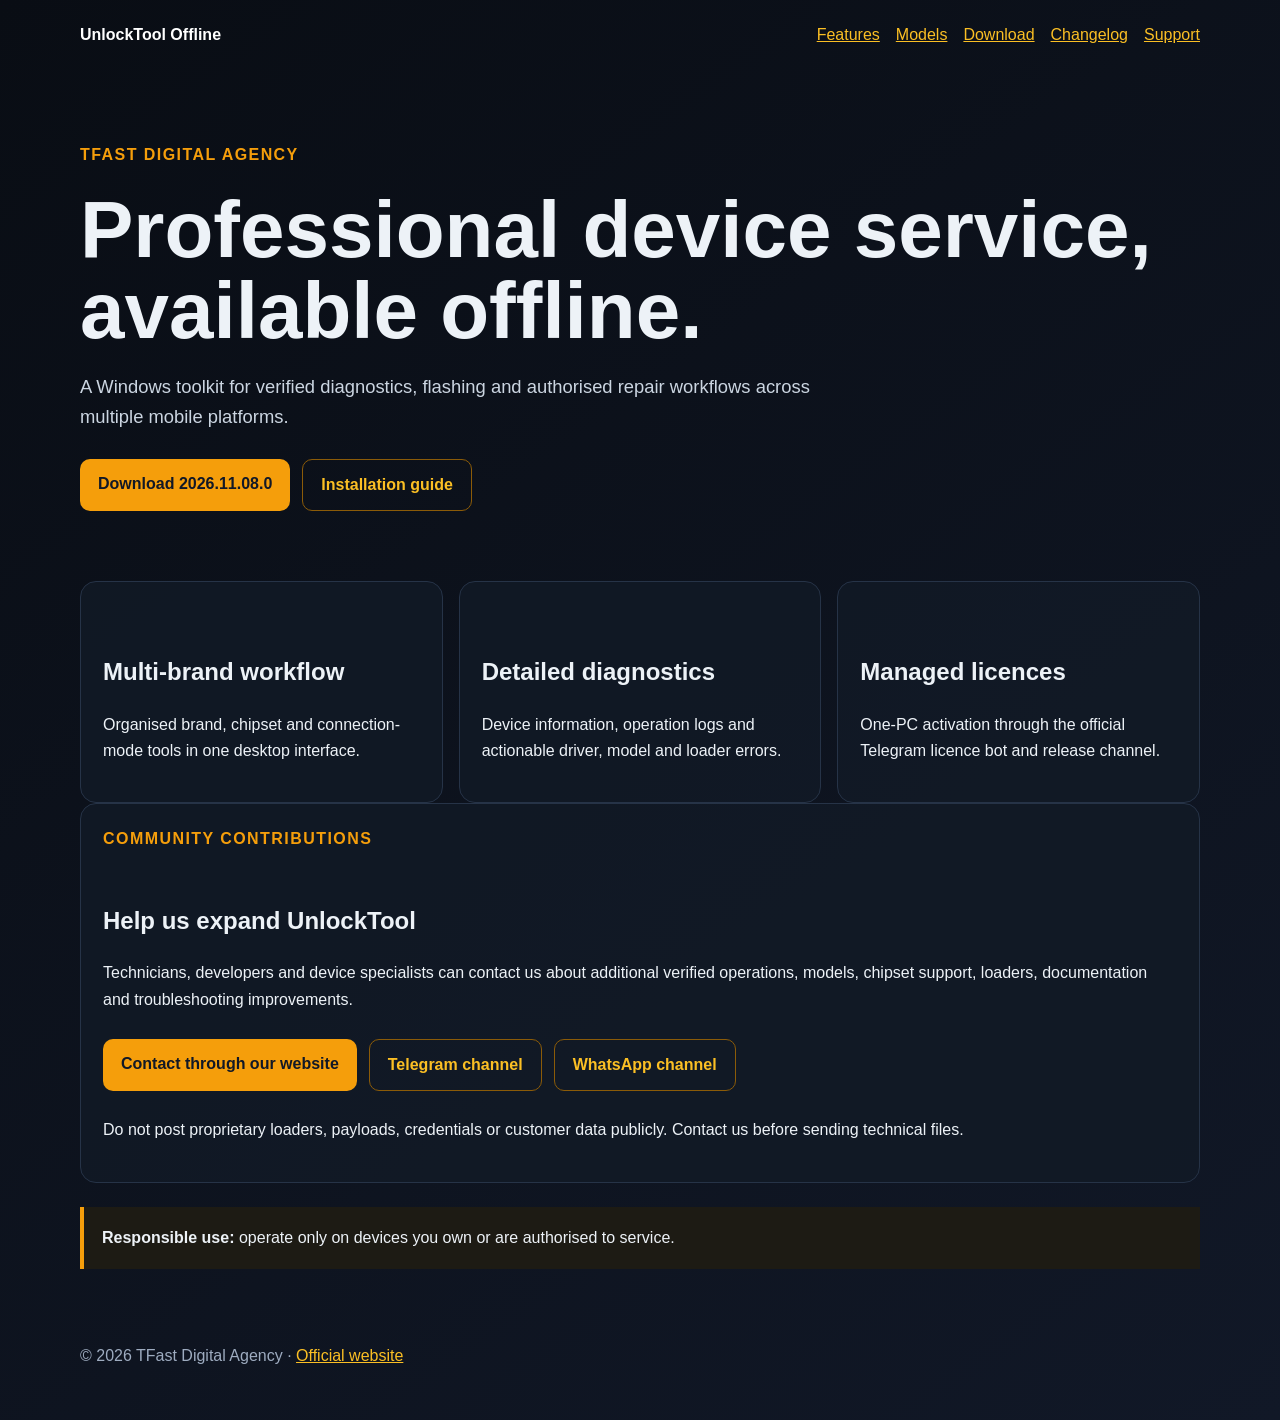
<file: site/index.html>
<!doctype html>
<html lang="en">
<head>
  <meta charset="utf-8">
  <meta name="viewport" content="width=device-width,initial-scale=1">
  <title>UnlockTool Offline — Professional Mobile Service Software</title>
  <meta name="description" content="Official UnlockTool Offline downloads, features, installation instructions and verified release notes from TFast Digital Agency.">
  <link rel="canonical" href="https://tfastdigital.github.io/unlocktool-offline/">
  <meta property="og:title" content="UnlockTool Offline">
  <meta property="og:description" content="Professional Windows software for authorised mobile-device diagnostics and repair workflows.">
  <meta property="og:type" content="website">
  <meta property="og:url" content="https://tfastdigital.github.io/unlocktool-offline/">
  <link rel="stylesheet" href="assets/site.css">
  <script type="application/ld+json">{"@context":"https://schema.org","@type":"SoftwareApplication","name":"UnlockTool Offline","operatingSystem":"Windows 10, Windows 11","applicationCategory":"UtilitiesApplication","publisher":{"@type":"Organization","name":"TFast Digital Agency","url":"https://tfastdigital.com/"}}</script>
</head>
<body>
  <header><a class="brand" href="./">UnlockTool Offline</a><nav><a href="features/">Features</a><a href="models/">Models</a><a href="download/">Download</a><a href="changelog/">Changelog</a><a href="support/">Support</a></nav></header>
  <main>
    <section class="hero"><span class="eyebrow">TFast Digital Agency</span><h1>Professional device service, available offline.</h1><p class="lead">A Windows toolkit for verified diagnostics, flashing and authorised repair workflows across multiple mobile platforms.</p><div class="buttons"><a class="button" href="download/">Download 2026.11.08.0</a><a class="button secondary" href="install/">Installation guide</a></div></section>
    <section class="grid"><article class="card"><h2>Multi-brand workflow</h2><p>Organised brand, chipset and connection-mode tools in one desktop interface.</p></article><article class="card"><h2>Detailed diagnostics</h2><p>Device information, operation logs and actionable driver, model and loader errors.</p></article><article class="card"><h2>Managed licences</h2><p>One-PC activation through the official Telegram licence bot and release channel.</p></article></section>
    <section class="card"><span class="eyebrow">Community contributions</span><h2>Help us expand UnlockTool</h2><p>Technicians, developers and device specialists can contact us about additional verified operations, models, chipset support, loaders, documentation and troubleshooting improvements.</p><div class="buttons"><a class="button" href="https://tfastunlocker.com/">Contact through our website</a><a class="button secondary" href="https://t.me/tfasthub">Telegram channel</a><a class="button secondary" href="https://www.whatsapp.com/channel/0029VaAYznPK5cDIXJa9nW1a">WhatsApp channel</a></div><p>Do not post proprietary loaders, payloads, credentials or customer data publicly. Contact us before sending technical files.</p></section>
    <div class="notice"><strong>Responsible use:</strong> operate only on devices you own or are authorised to service.</div>
  </main>
  <footer>© <span data-year></span> TFast Digital Agency · <a href="https://tfastunlocker.com/">Official website</a></footer>
  <script src="assets/site.js"></script>
</body>
</html>
</file>
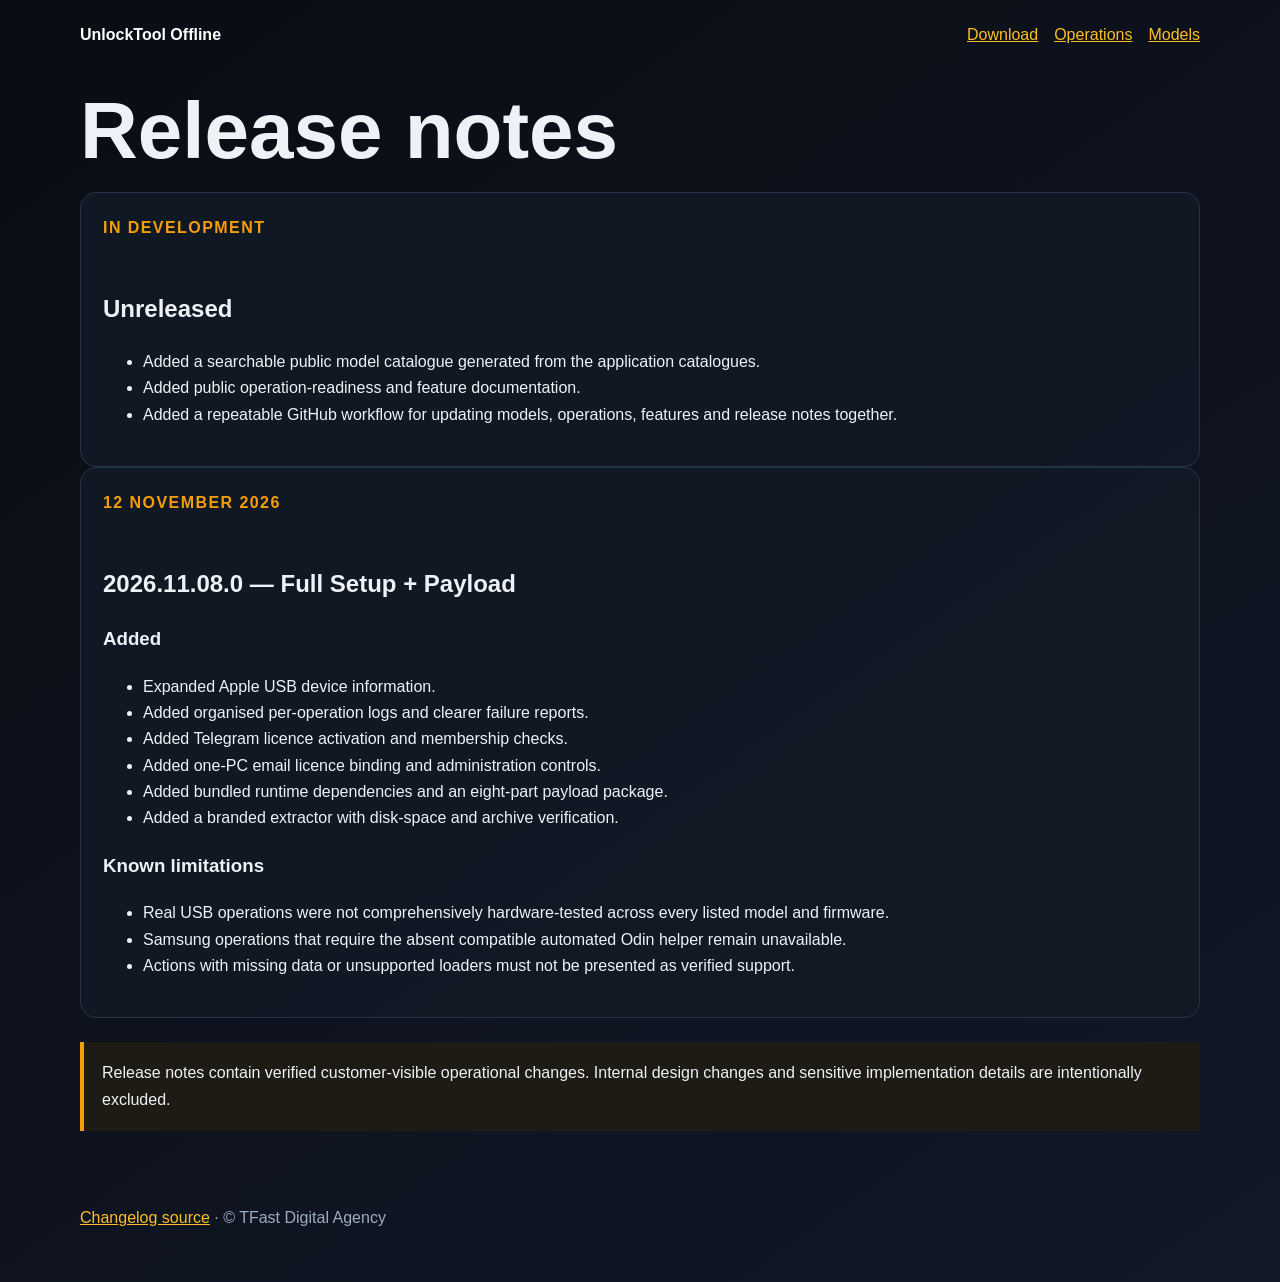
<file: site/changelog/index.html>
<!doctype html>
<html lang="en">
<head>
  <meta charset="utf-8">
  <meta name="viewport" content="width=device-width,initial-scale=1">
  <title>UnlockTool Offline Release Notes and Changelog</title>
  <meta name="description" content="Verified customer-facing operations, models, reliability fixes and known limitations in UnlockTool Offline releases.">
  <link rel="canonical" href="https://tfastdigital.github.io/unlocktool-offline/changelog/">
  <meta property="og:title" content="UnlockTool Offline changelog">
  <link rel="stylesheet" href="../assets/site.css">
</head>
<body>
  <header><a class="brand" href="../">UnlockTool Offline</a><nav><a href="../download/">Download</a><a href="../features/">Operations</a><a href="../models/">Models</a></nav></header>
  <main>
    <h1>Release notes</h1>
    <article class="card"><span class="eyebrow">In development</span><h2>Unreleased</h2><ul><li>Added a searchable public model catalogue generated from the application catalogues.</li><li>Added public operation-readiness and feature documentation.</li><li>Added a repeatable GitHub workflow for updating models, operations, features and release notes together.</li></ul></article>
    <article class="card"><span class="eyebrow">12 November 2026</span><h2>2026.11.08.0 — Full Setup + Payload</h2><h3>Added</h3><ul><li>Expanded Apple USB device information.</li><li>Added organised per-operation logs and clearer failure reports.</li><li>Added Telegram licence activation and membership checks.</li><li>Added one-PC email licence binding and administration controls.</li><li>Added bundled runtime dependencies and an eight-part payload package.</li><li>Added a branded extractor with disk-space and archive verification.</li></ul><h3>Known limitations</h3><ul><li>Real USB operations were not comprehensively hardware-tested across every listed model and firmware.</li><li>Samsung operations that require the absent compatible automated Odin helper remain unavailable.</li><li>Actions with missing data or unsupported loaders must not be presented as verified support.</li></ul></article>
    <div class="notice">Release notes contain verified customer-visible operational changes. Internal design changes and sensitive implementation details are intentionally excluded.</div>
  </main>
  <footer><a href="https://github.com/tfastdigital/unlocktool-offline/blob/main/CHANGELOG.md">Changelog source</a> · © TFast Digital Agency</footer>
</body>
</html>
</file>
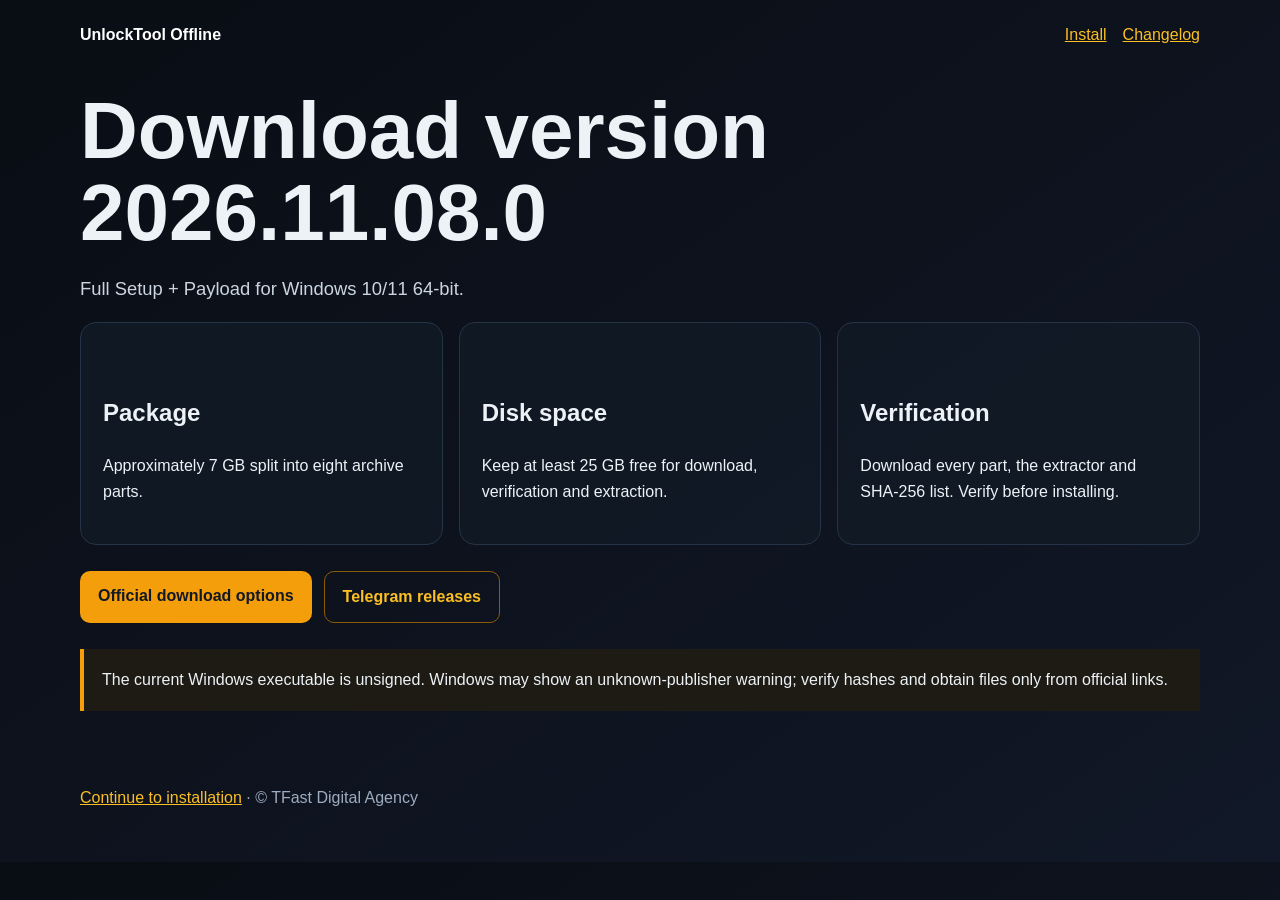
<file: site/download/index.html>
<!doctype html><html lang="en"><head><meta charset="utf-8"><meta name="viewport" content="width=device-width,initial-scale=1"><title>Download UnlockTool Offline 2026.11.08.0</title><meta name="description" content="Download UnlockTool Offline Full Setup and Payload 2026.11.08.0 with checksums and extraction instructions."><link rel="canonical" href="https://tfastdigital.github.io/unlocktool-offline/download/"><meta property="og:title" content="Download UnlockTool Offline"><link rel="stylesheet" href="../assets/site.css"></head><body><header><a class="brand" href="../">UnlockTool Offline</a><nav><a href="../install/">Install</a><a href="../changelog/">Changelog</a></nav></header><main><h1>Download version 2026.11.08.0</h1><p class="lead">Full Setup + Payload for Windows 10/11 64-bit.</p><div class="grid"><article class="card"><h2>Package</h2><p>Approximately 7 GB split into eight archive parts.</p></article><article class="card"><h2>Disk space</h2><p>Keep at least 25 GB free for download, verification and extraction.</p></article><article class="card"><h2>Verification</h2><p>Download every part, the extractor and SHA-256 list. Verify before installing.</p></article></div><div class="buttons"><a class="button" href="https://tfastunlocker.com/unlocktool-offline">Official download options</a><a class="button secondary" href="https://t.me/tfasthub">Telegram releases</a></div><div class="notice">The current Windows executable is unsigned. Windows may show an unknown-publisher warning; verify hashes and obtain files only from official links.</div></main><footer><a href="../install/">Continue to installation</a> · © TFast Digital Agency</footer></body></html>
</file>
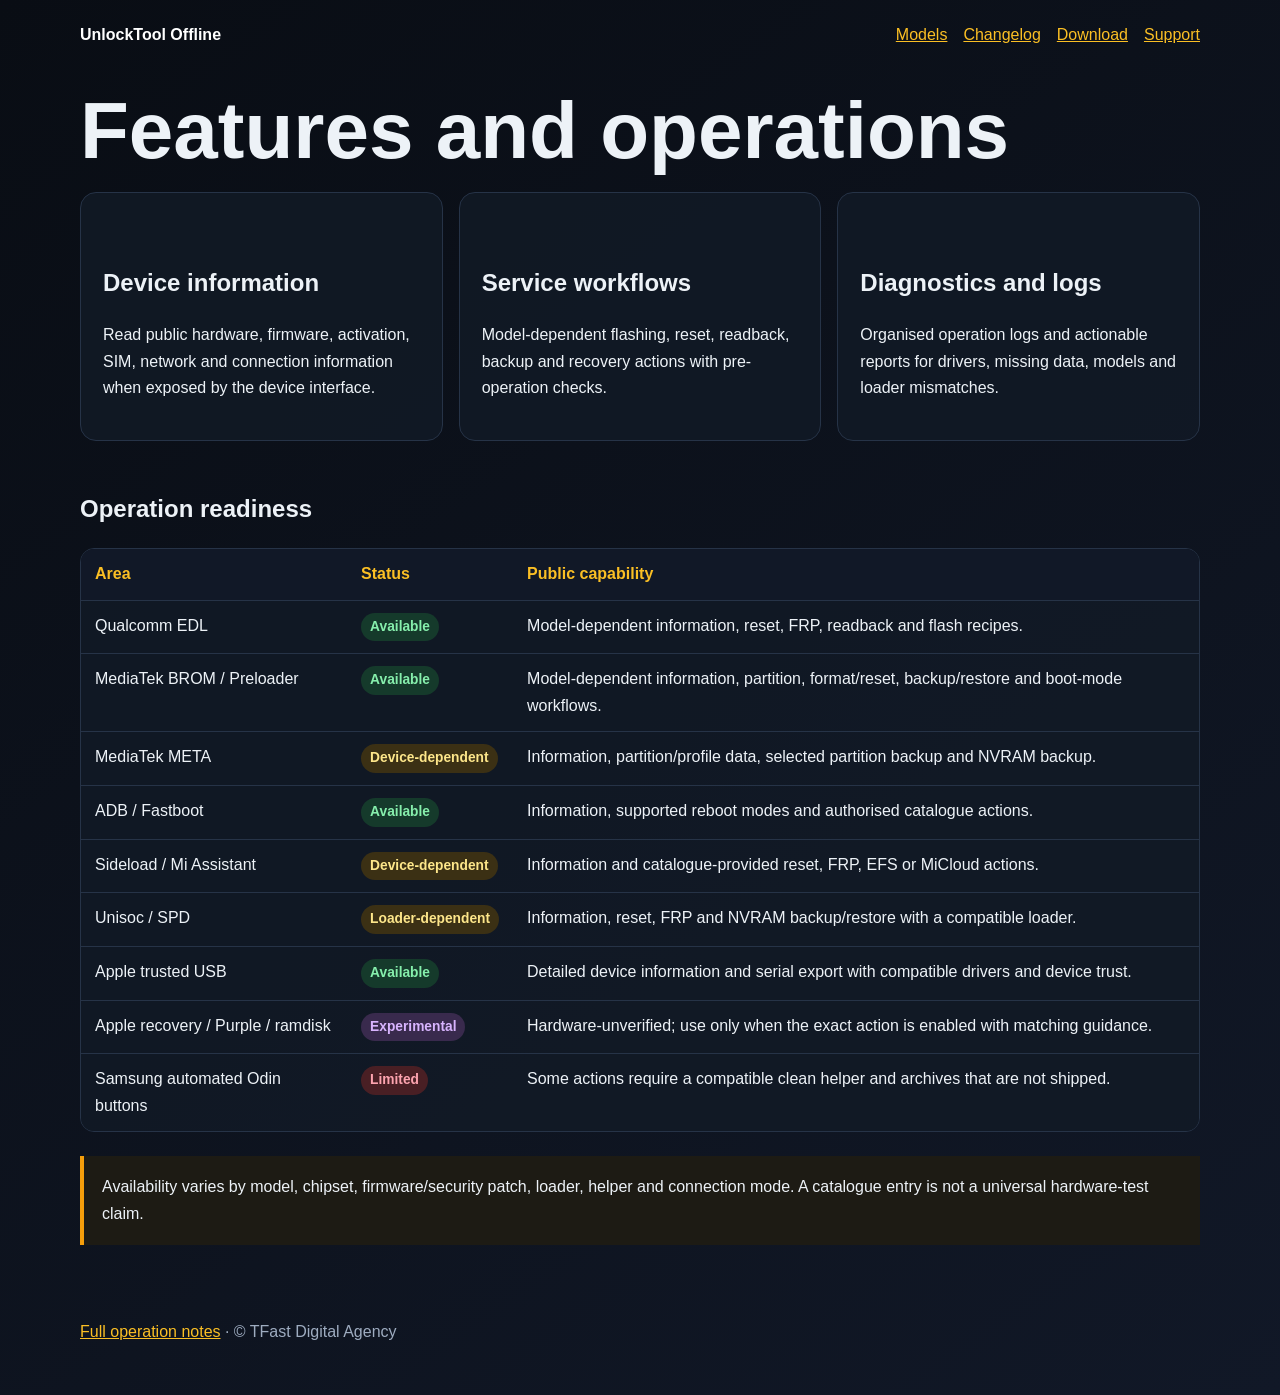
<file: site/features/index.html>
<!doctype html>
<html lang="en">
<head>
  <meta charset="utf-8">
  <meta name="viewport" content="width=device-width,initial-scale=1">
  <title>UnlockTool Offline Features and Supported Operations</title>
  <meta name="description" content="UnlockTool Offline features and transparent readiness status for Qualcomm, MediaTek, ADB, Fastboot, Unisoc, Apple and Samsung workflows.">
  <link rel="canonical" href="https://tfastdigital.github.io/unlocktool-offline/features/">
  <meta property="og:title" content="UnlockTool Offline features and operations">
  <link rel="stylesheet" href="../assets/site.css">
  <link rel="stylesheet" href="../assets/catalog.css">
</head>
<body>
  <header><a class="brand" href="../">UnlockTool Offline</a><nav><a href="../models/">Models</a><a href="../changelog/">Changelog</a><a href="../download/">Download</a><a href="../support/">Support</a></nav></header>
  <main>
    <h1>Features and operations</h1>
    <div class="grid"><article class="card"><h2>Device information</h2><p>Read public hardware, firmware, activation, SIM, network and connection information when exposed by the device interface.</p></article><article class="card"><h2>Service workflows</h2><p>Model-dependent flashing, reset, readback, backup and recovery actions with pre-operation checks.</p></article><article class="card"><h2>Diagnostics and logs</h2><p>Organised operation logs and actionable reports for drivers, missing data, models and loader mismatches.</p></article></div>
    <h2>Operation readiness</h2>
    <div class="table-wrap"><table><thead><tr><th>Area</th><th>Status</th><th>Public capability</th></tr></thead><tbody>
      <tr><td>Qualcomm EDL</td><td><span class="status available">Available</span></td><td>Model-dependent information, reset, FRP, readback and flash recipes.</td></tr>
      <tr><td>MediaTek BROM / Preloader</td><td><span class="status available">Available</span></td><td>Model-dependent information, partition, format/reset, backup/restore and boot-mode workflows.</td></tr>
      <tr><td>MediaTek META</td><td><span class="status conditional">Device-dependent</span></td><td>Information, partition/profile data, selected partition backup and NVRAM backup.</td></tr>
      <tr><td>ADB / Fastboot</td><td><span class="status available">Available</span></td><td>Information, supported reboot modes and authorised catalogue actions.</td></tr>
      <tr><td>Sideload / Mi Assistant</td><td><span class="status conditional">Device-dependent</span></td><td>Information and catalogue-provided reset, FRP, EFS or MiCloud actions.</td></tr>
      <tr><td>Unisoc / SPD</td><td><span class="status conditional">Loader-dependent</span></td><td>Information, reset, FRP and NVRAM backup/restore with a compatible loader.</td></tr>
      <tr><td>Apple trusted USB</td><td><span class="status available">Available</span></td><td>Detailed device information and serial export with compatible drivers and device trust.</td></tr>
      <tr><td>Apple recovery / Purple / ramdisk</td><td><span class="status experimental">Experimental</span></td><td>Hardware-unverified; use only when the exact action is enabled with matching guidance.</td></tr>
      <tr><td>Samsung automated Odin buttons</td><td><span class="status limited">Limited</span></td><td>Some actions require a compatible clean helper and archives that are not shipped.</td></tr>
    </tbody></table></div>
    <div class="notice">Availability varies by model, chipset, firmware/security patch, loader, helper and connection mode. A catalogue entry is not a universal hardware-test claim.</div>
  </main>
  <footer><a href="https://github.com/tfastdigital/unlocktool-offline/blob/main/docs/SUPPORTED-OPERATIONS.md">Full operation notes</a> · © TFast Digital Agency</footer>
</body>
</html>
</file>
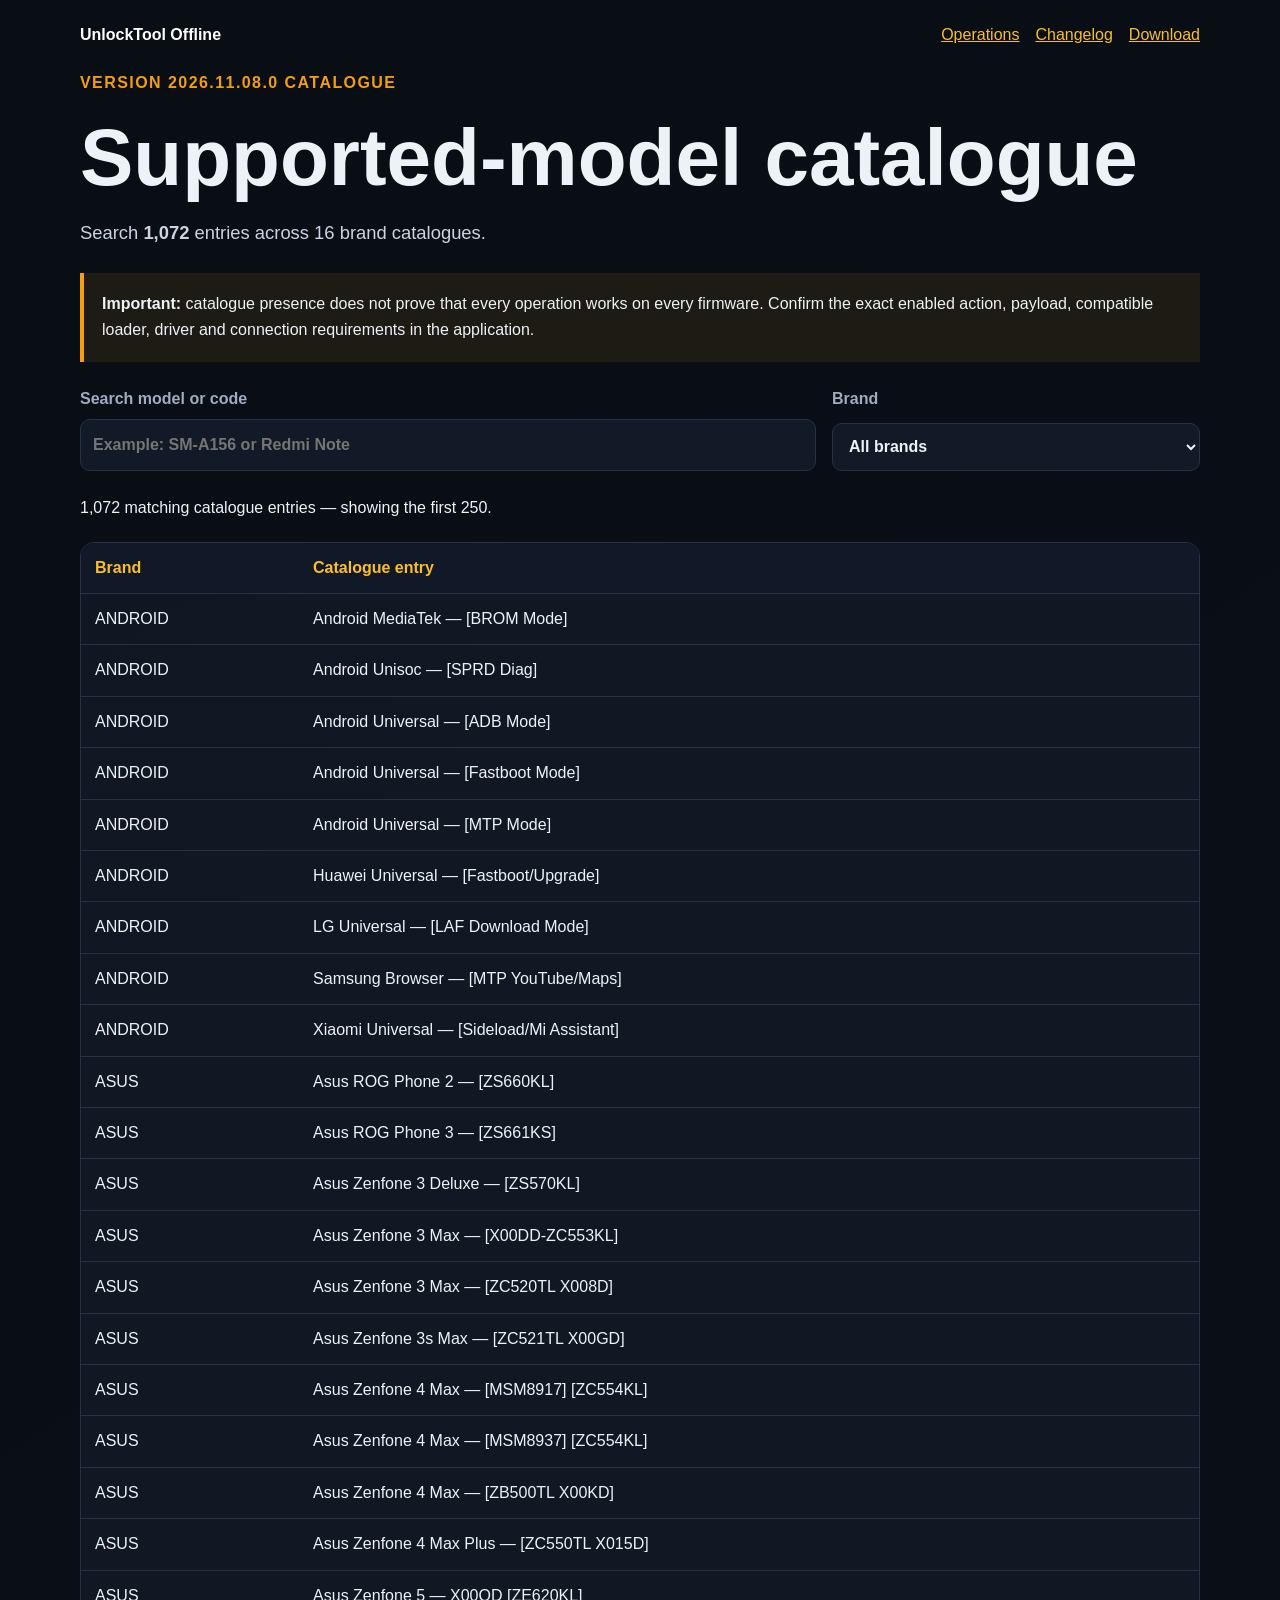
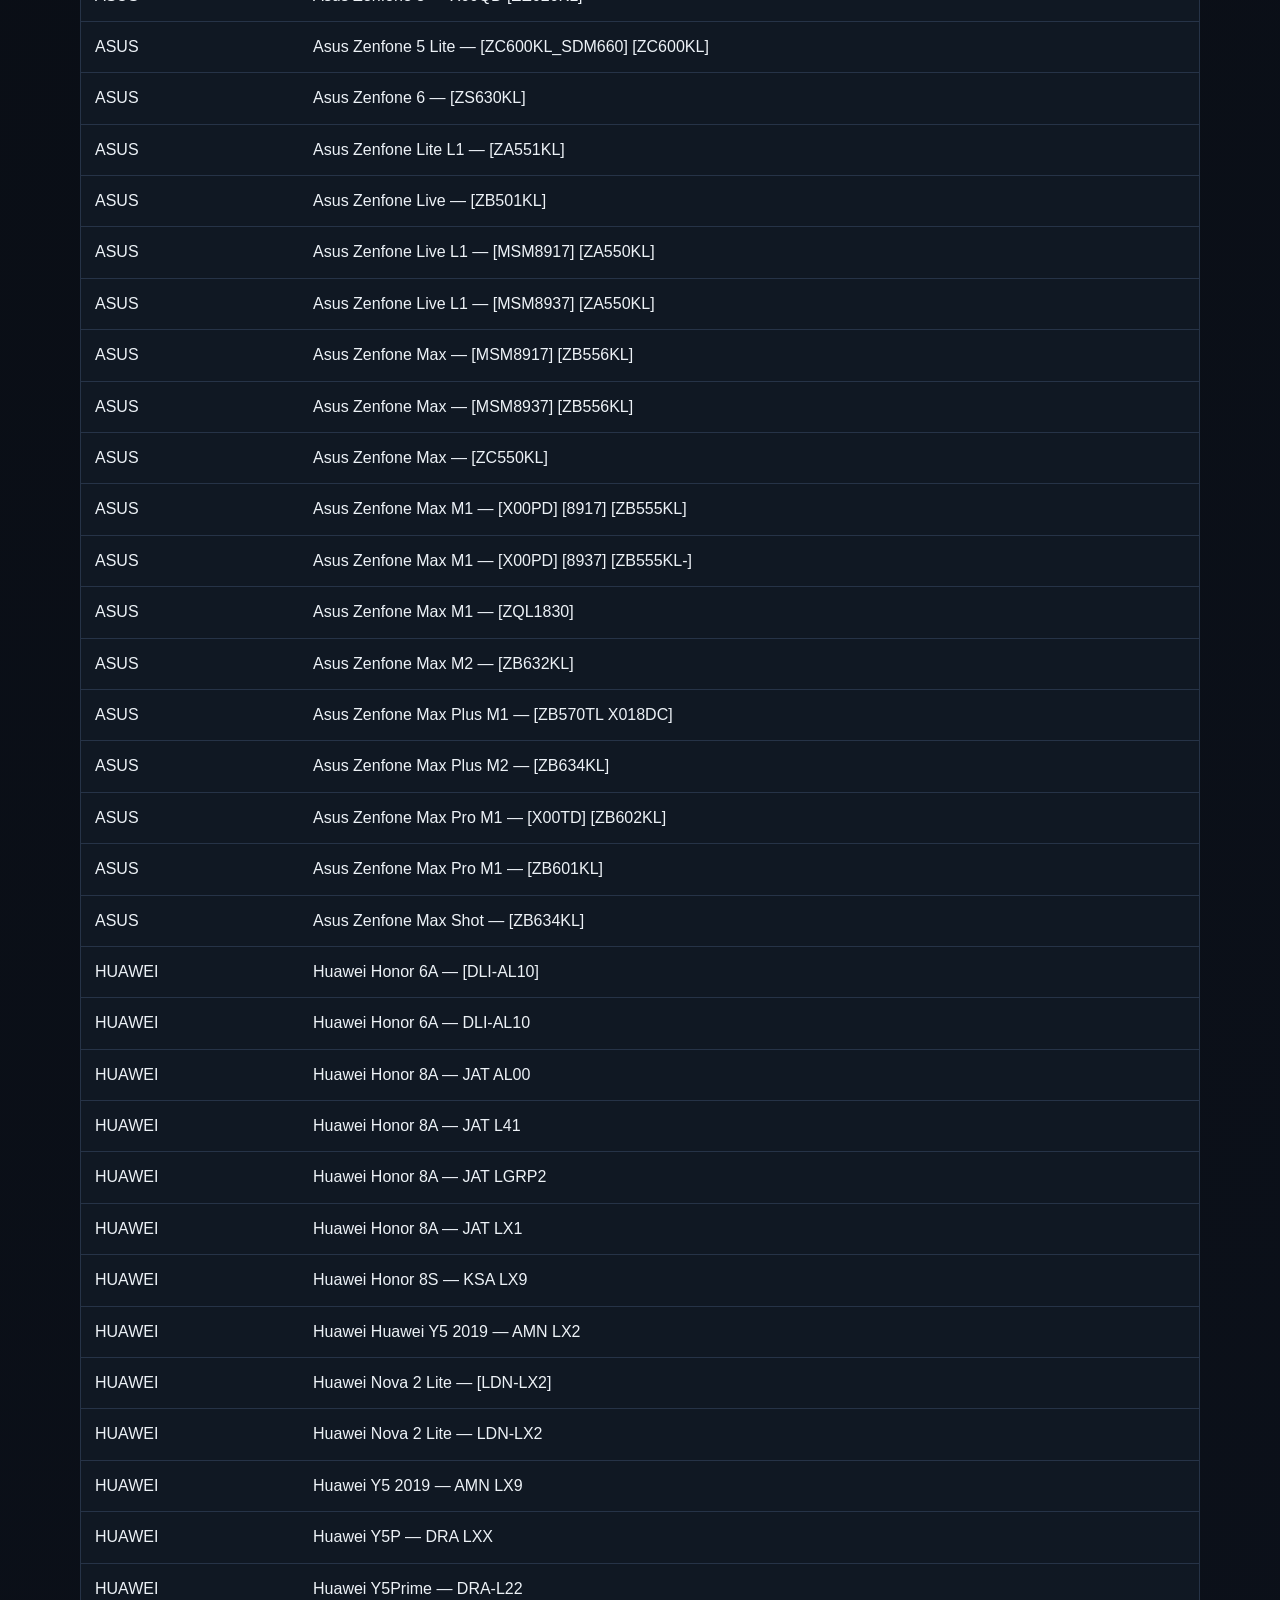
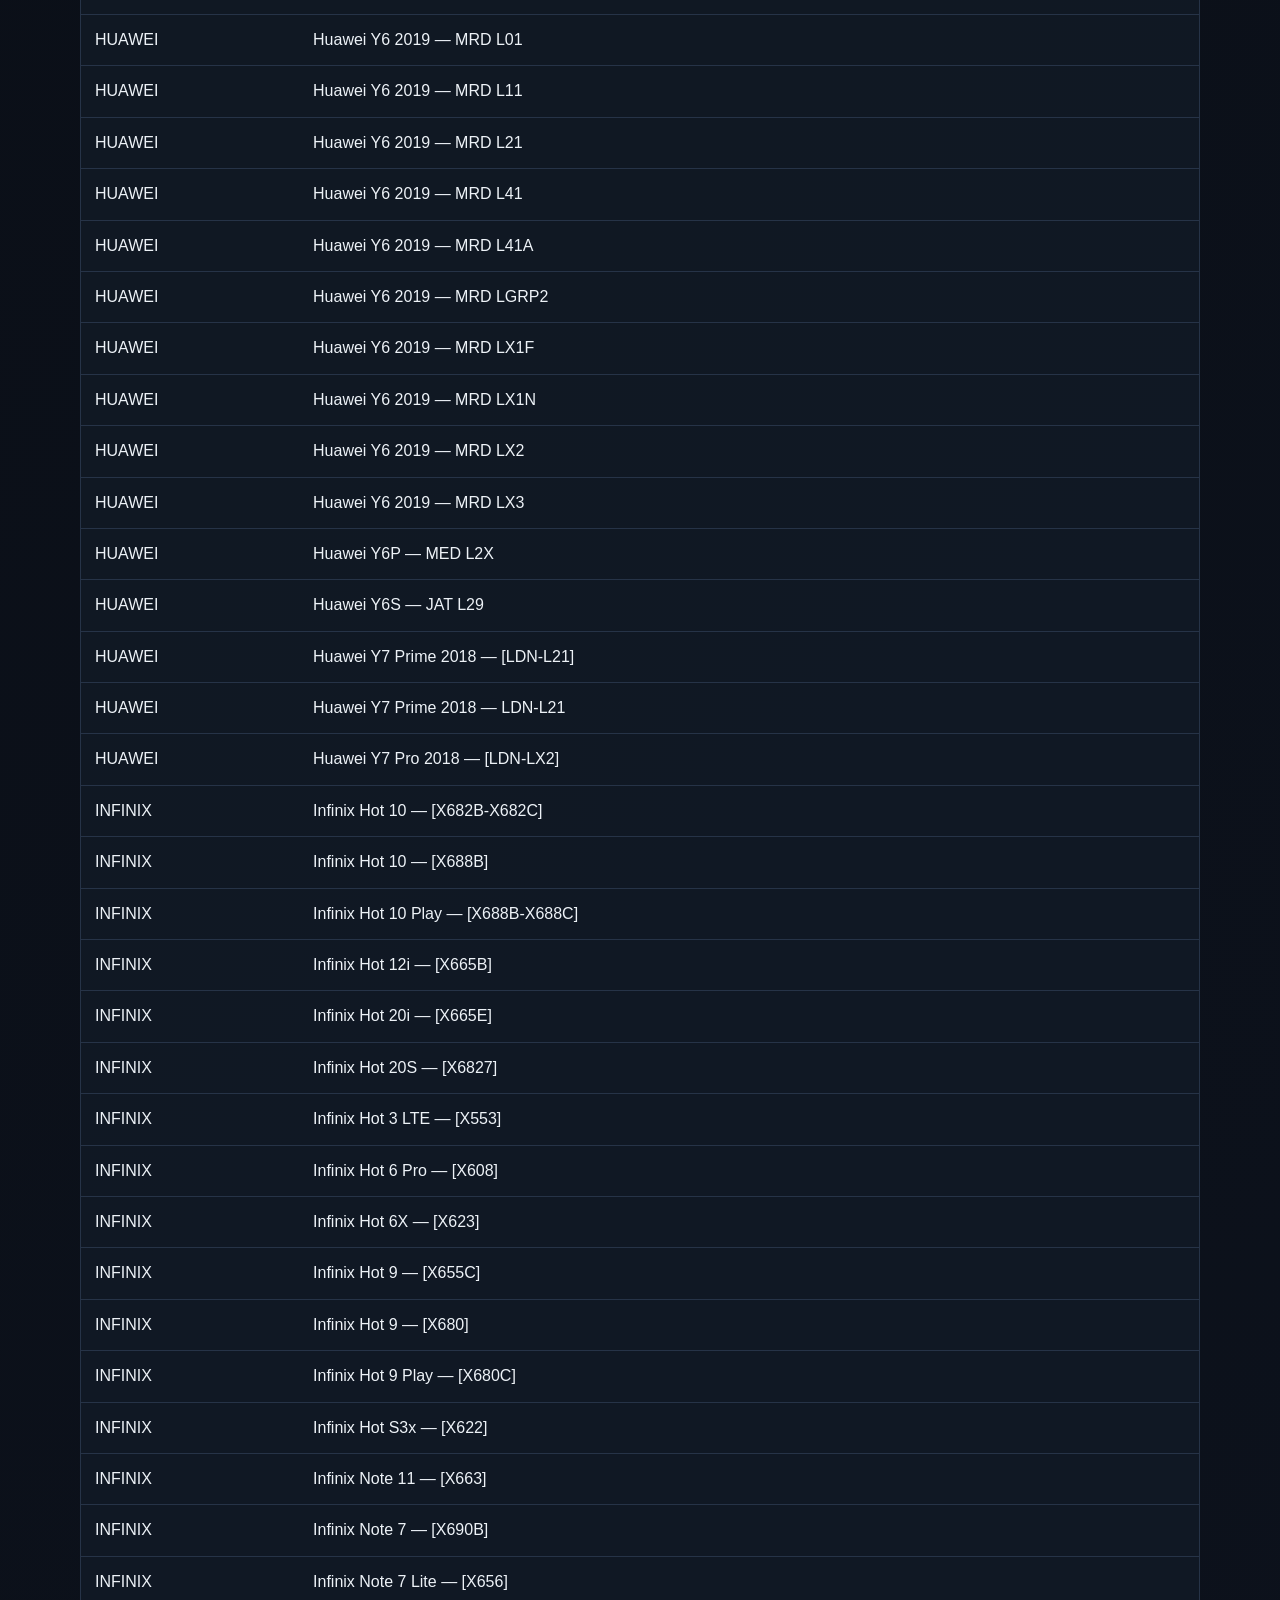
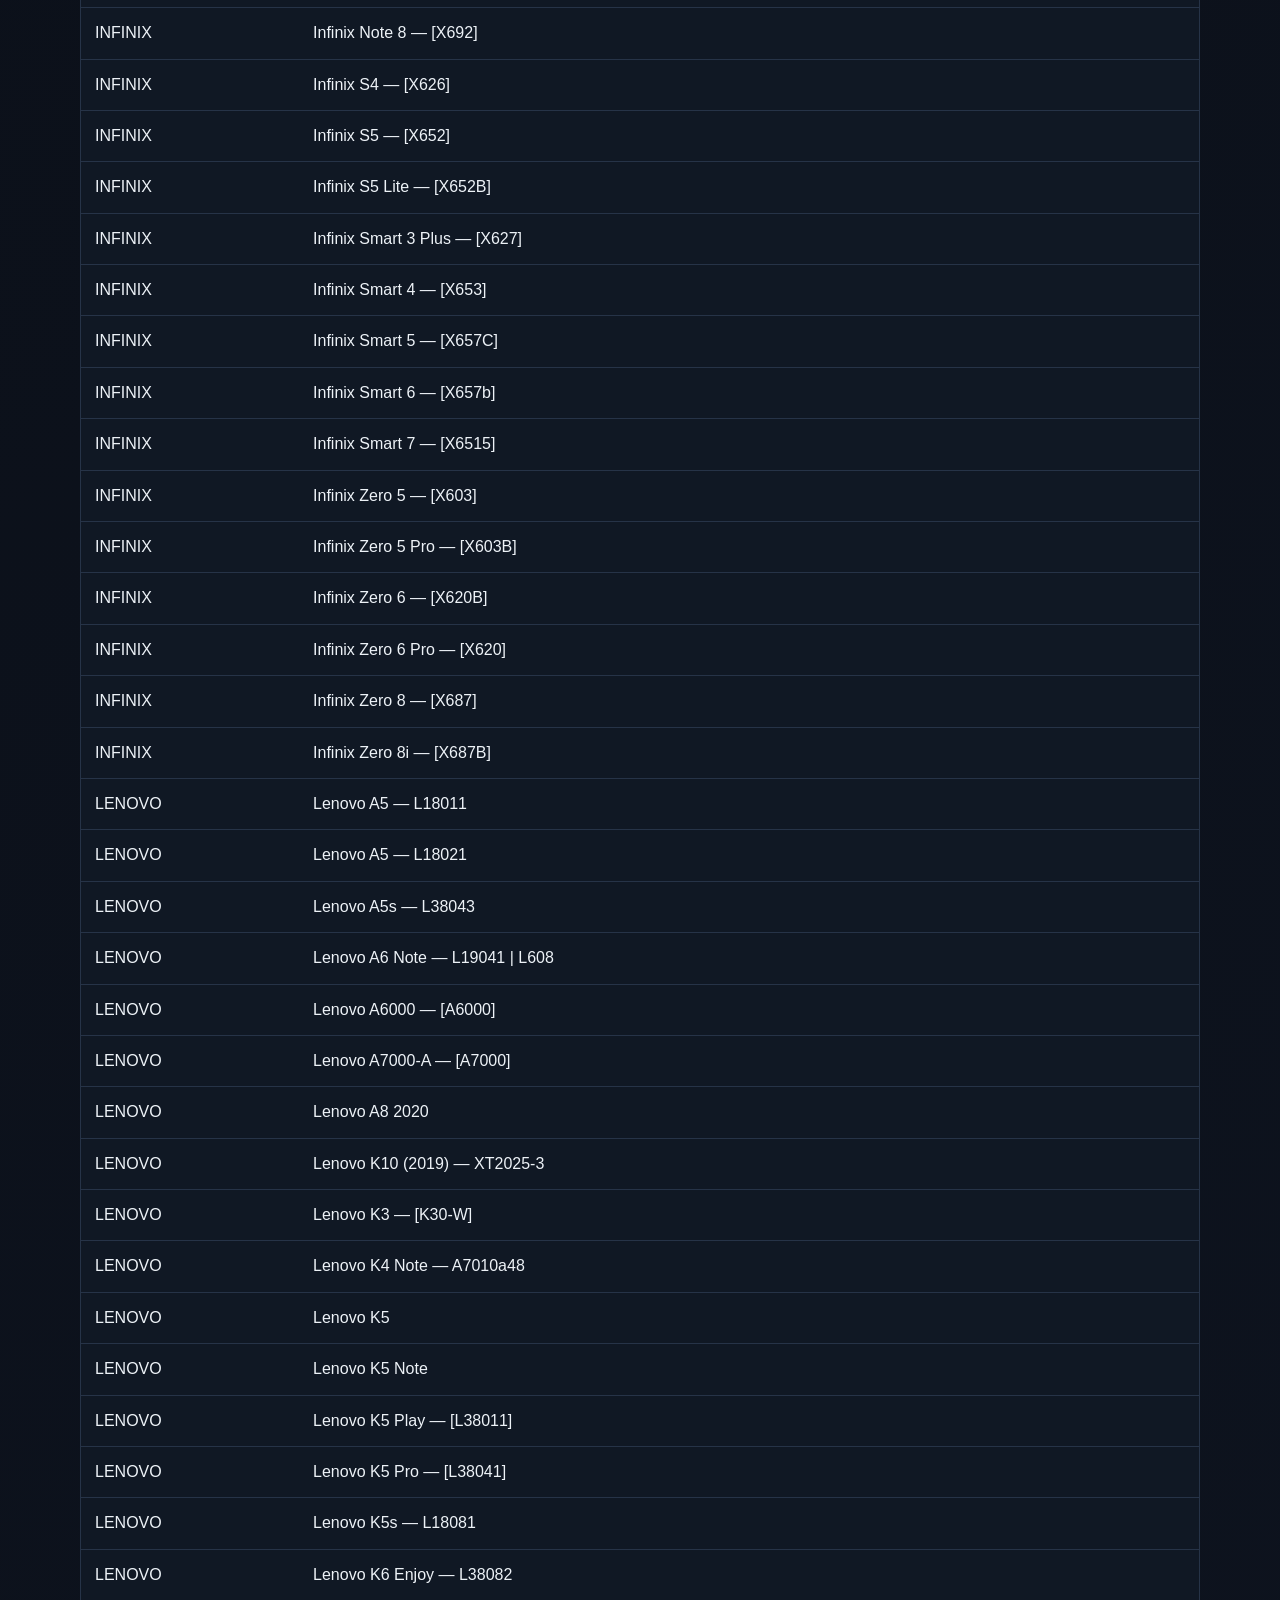
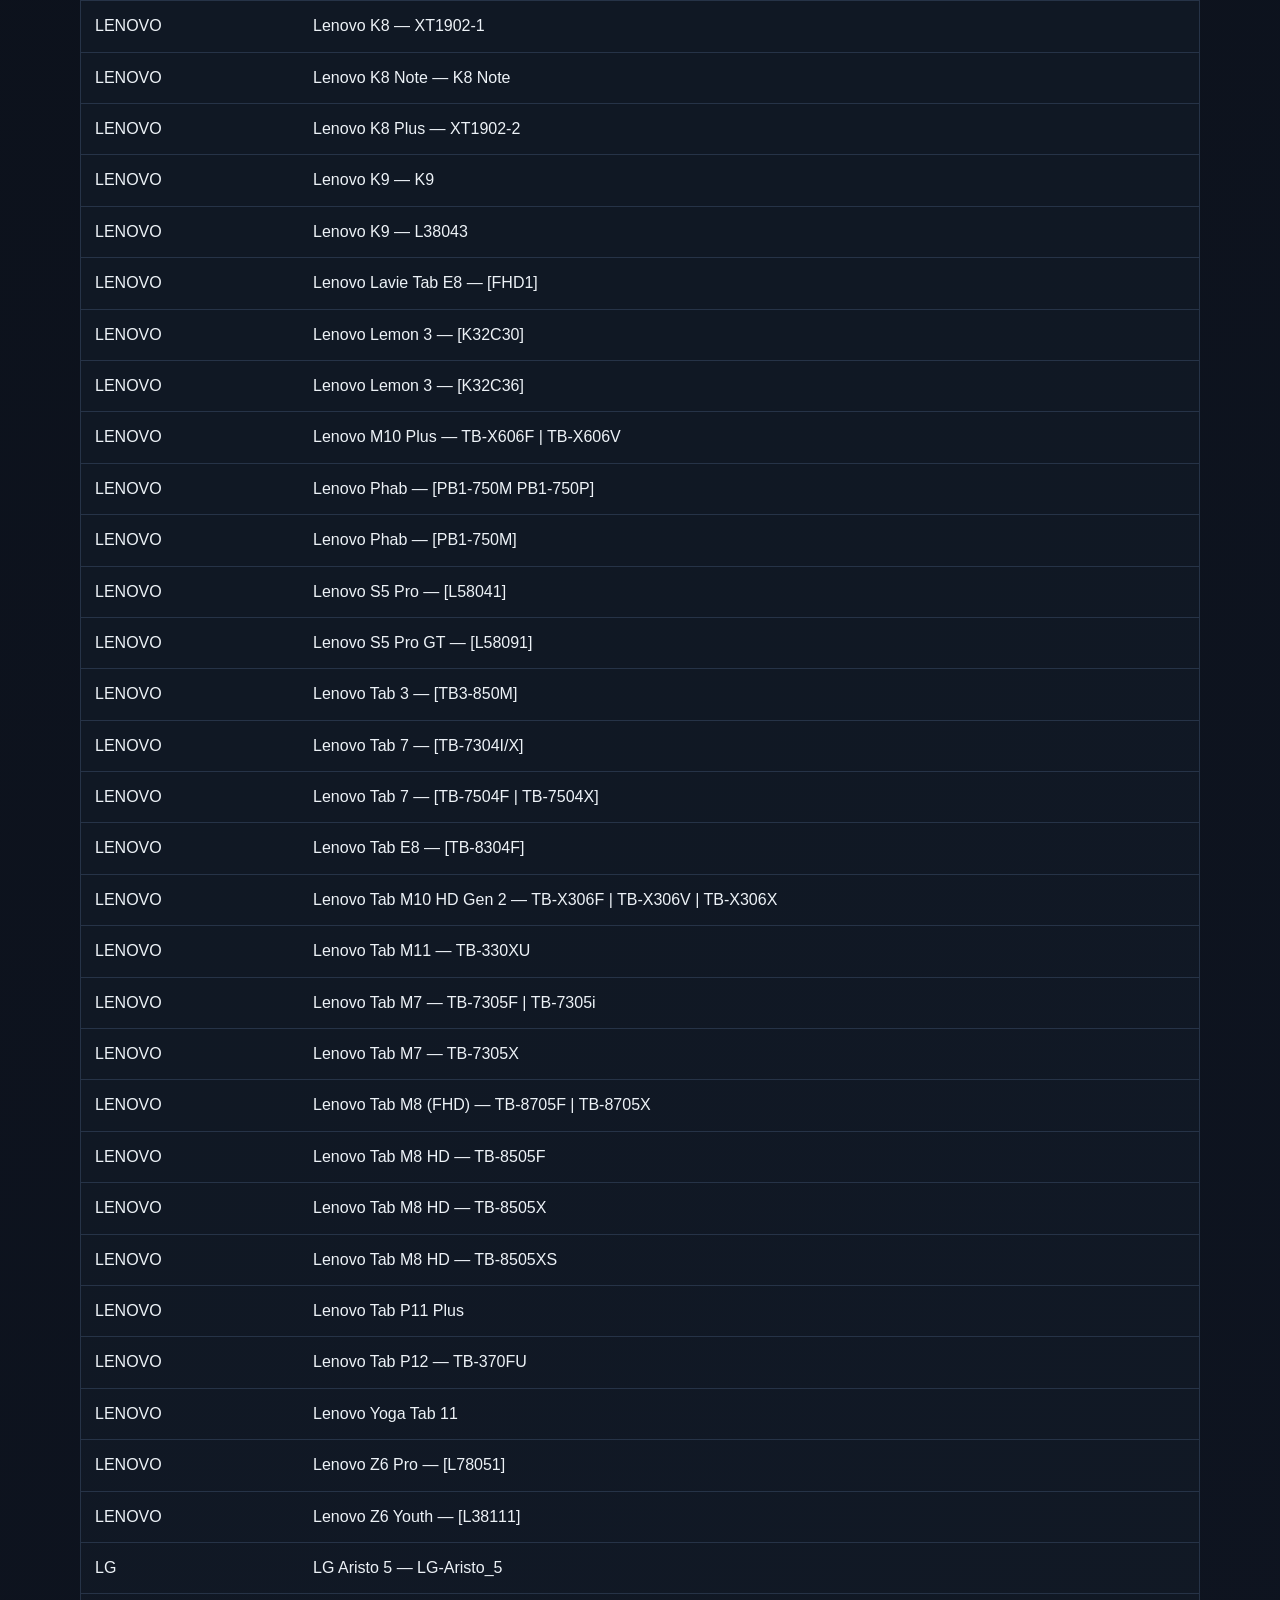
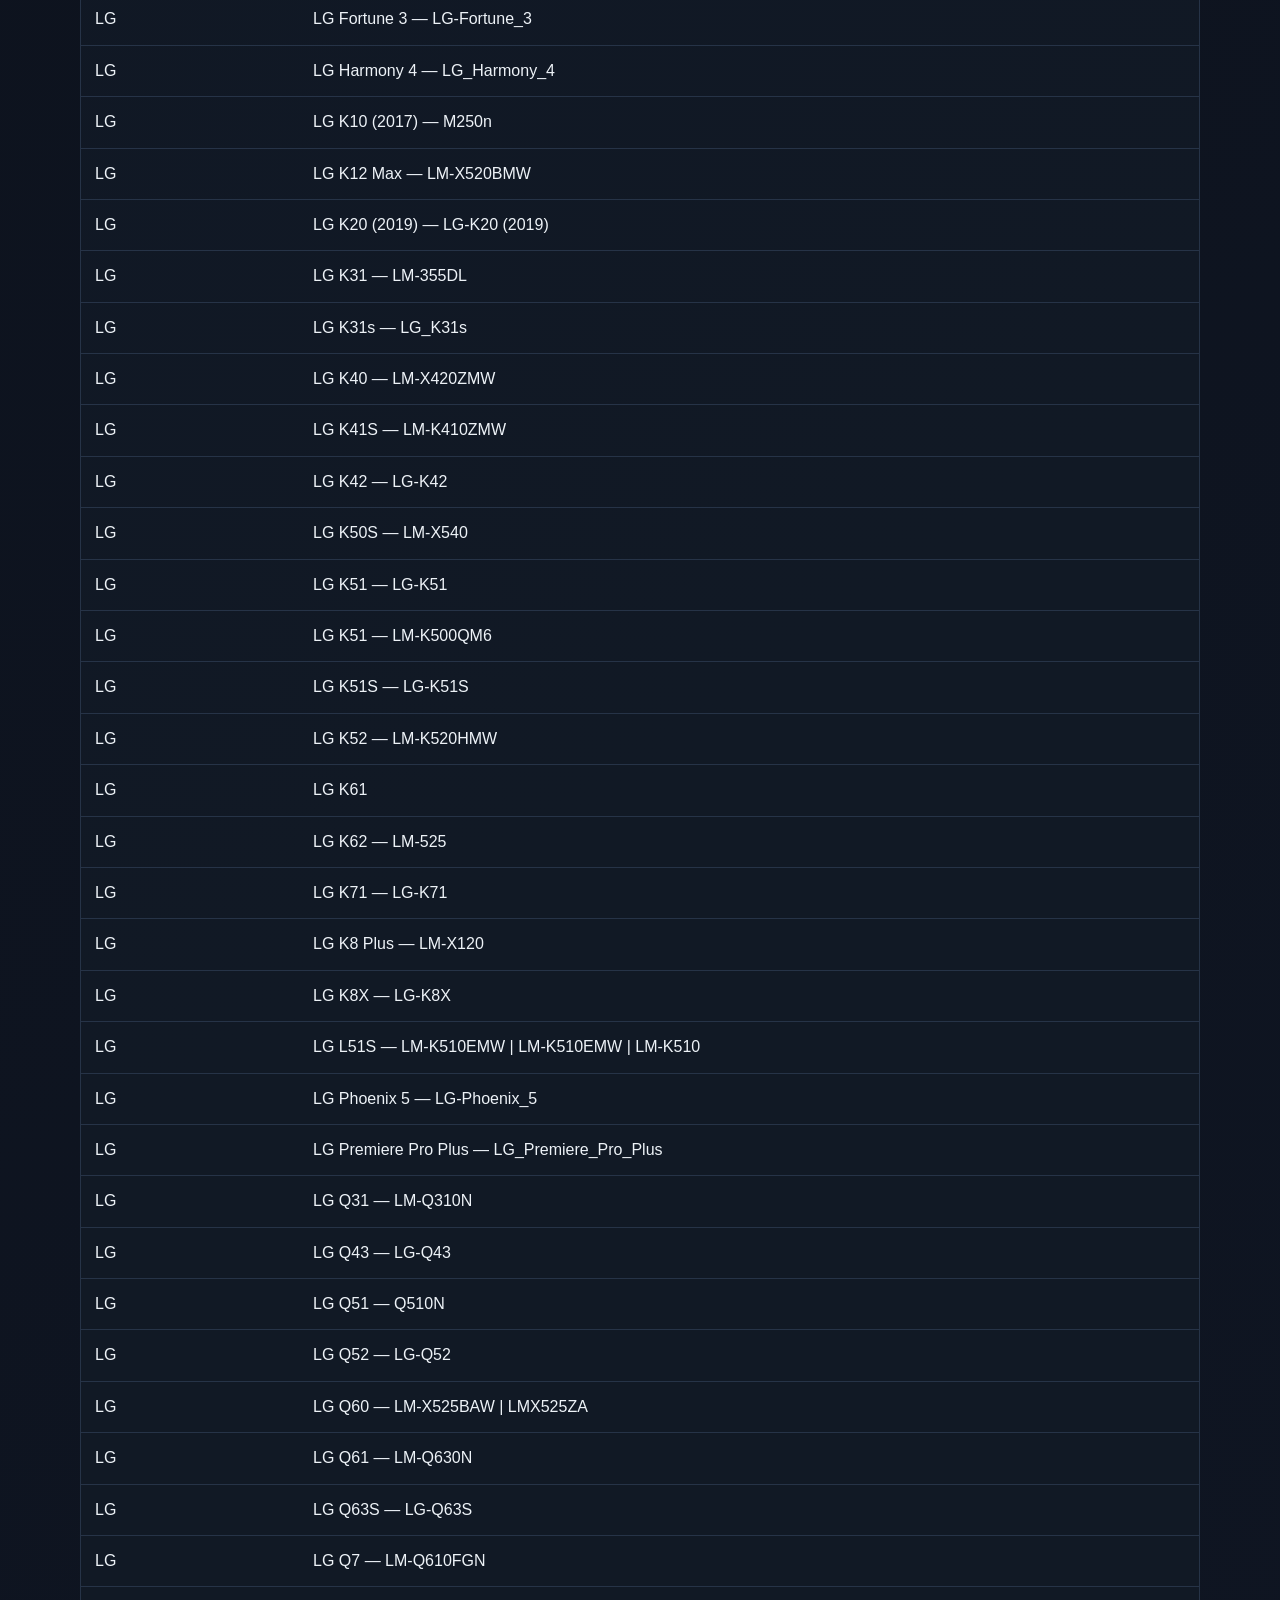
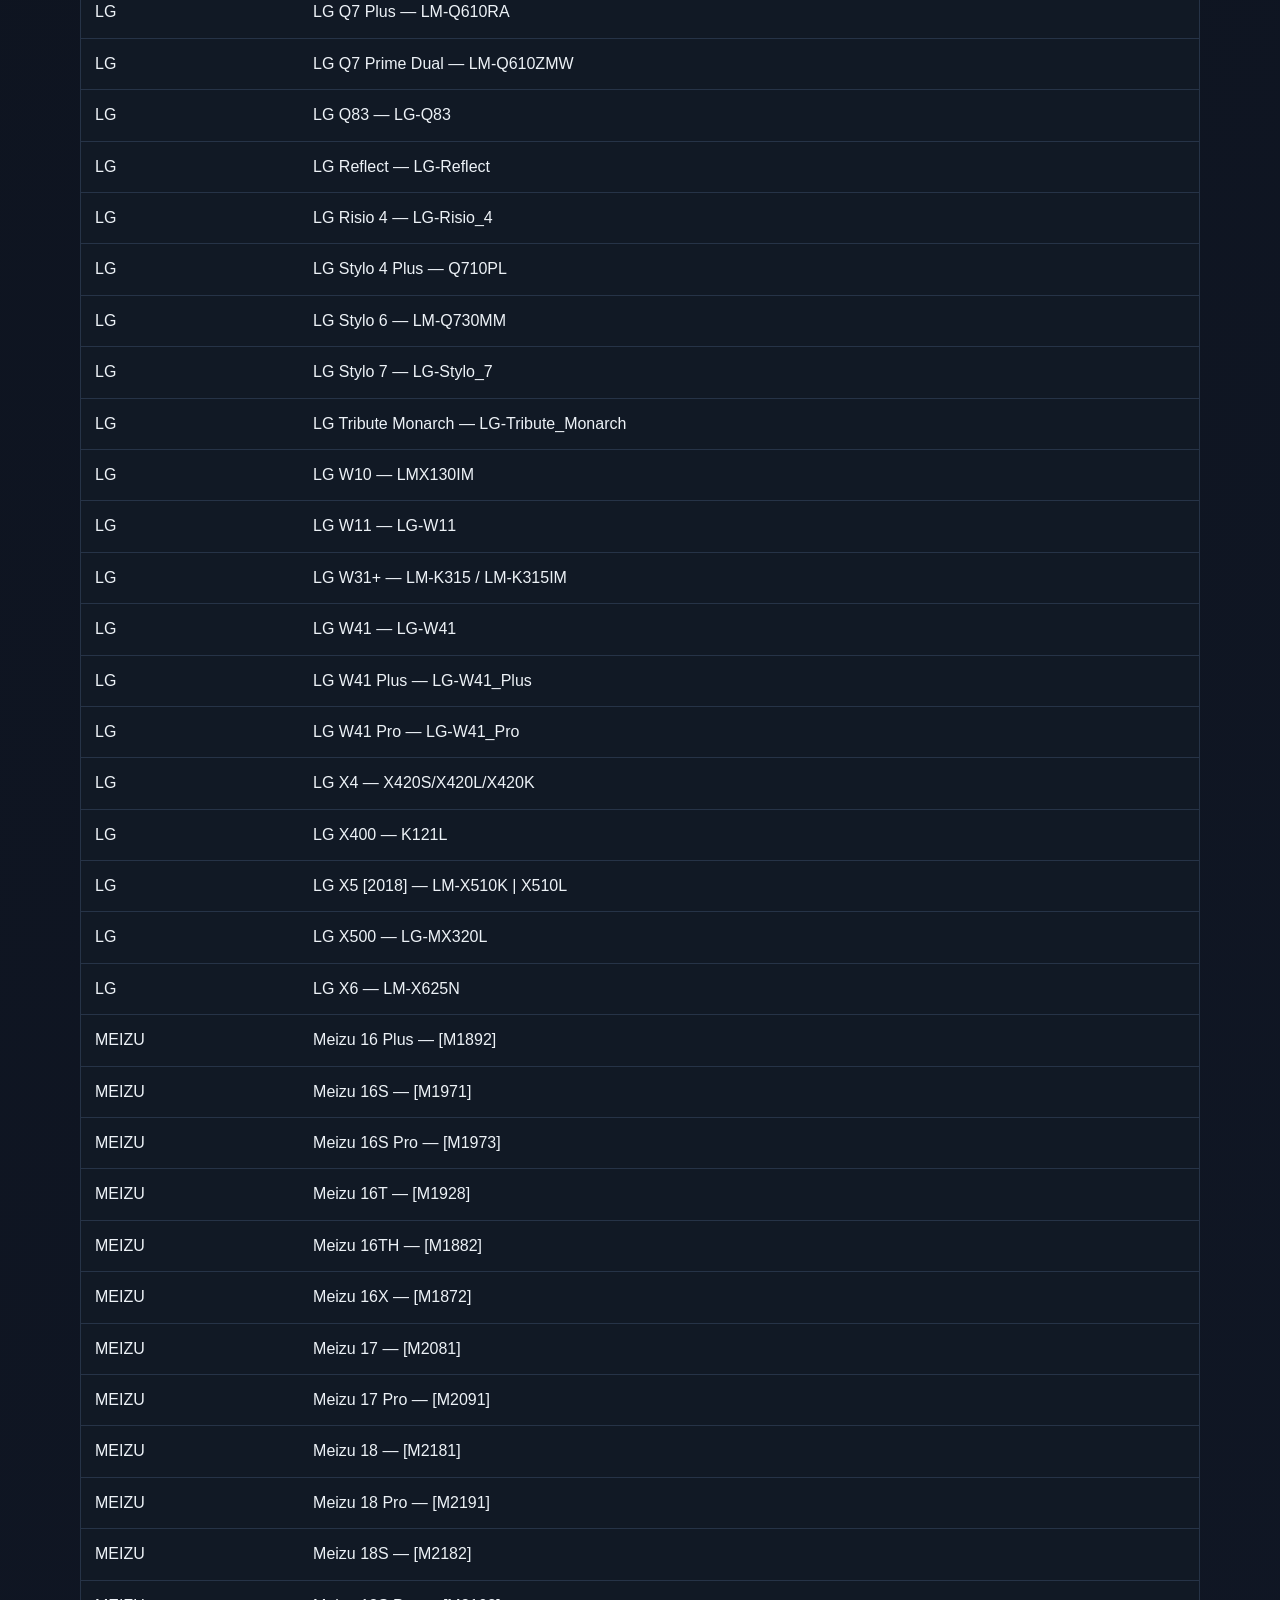
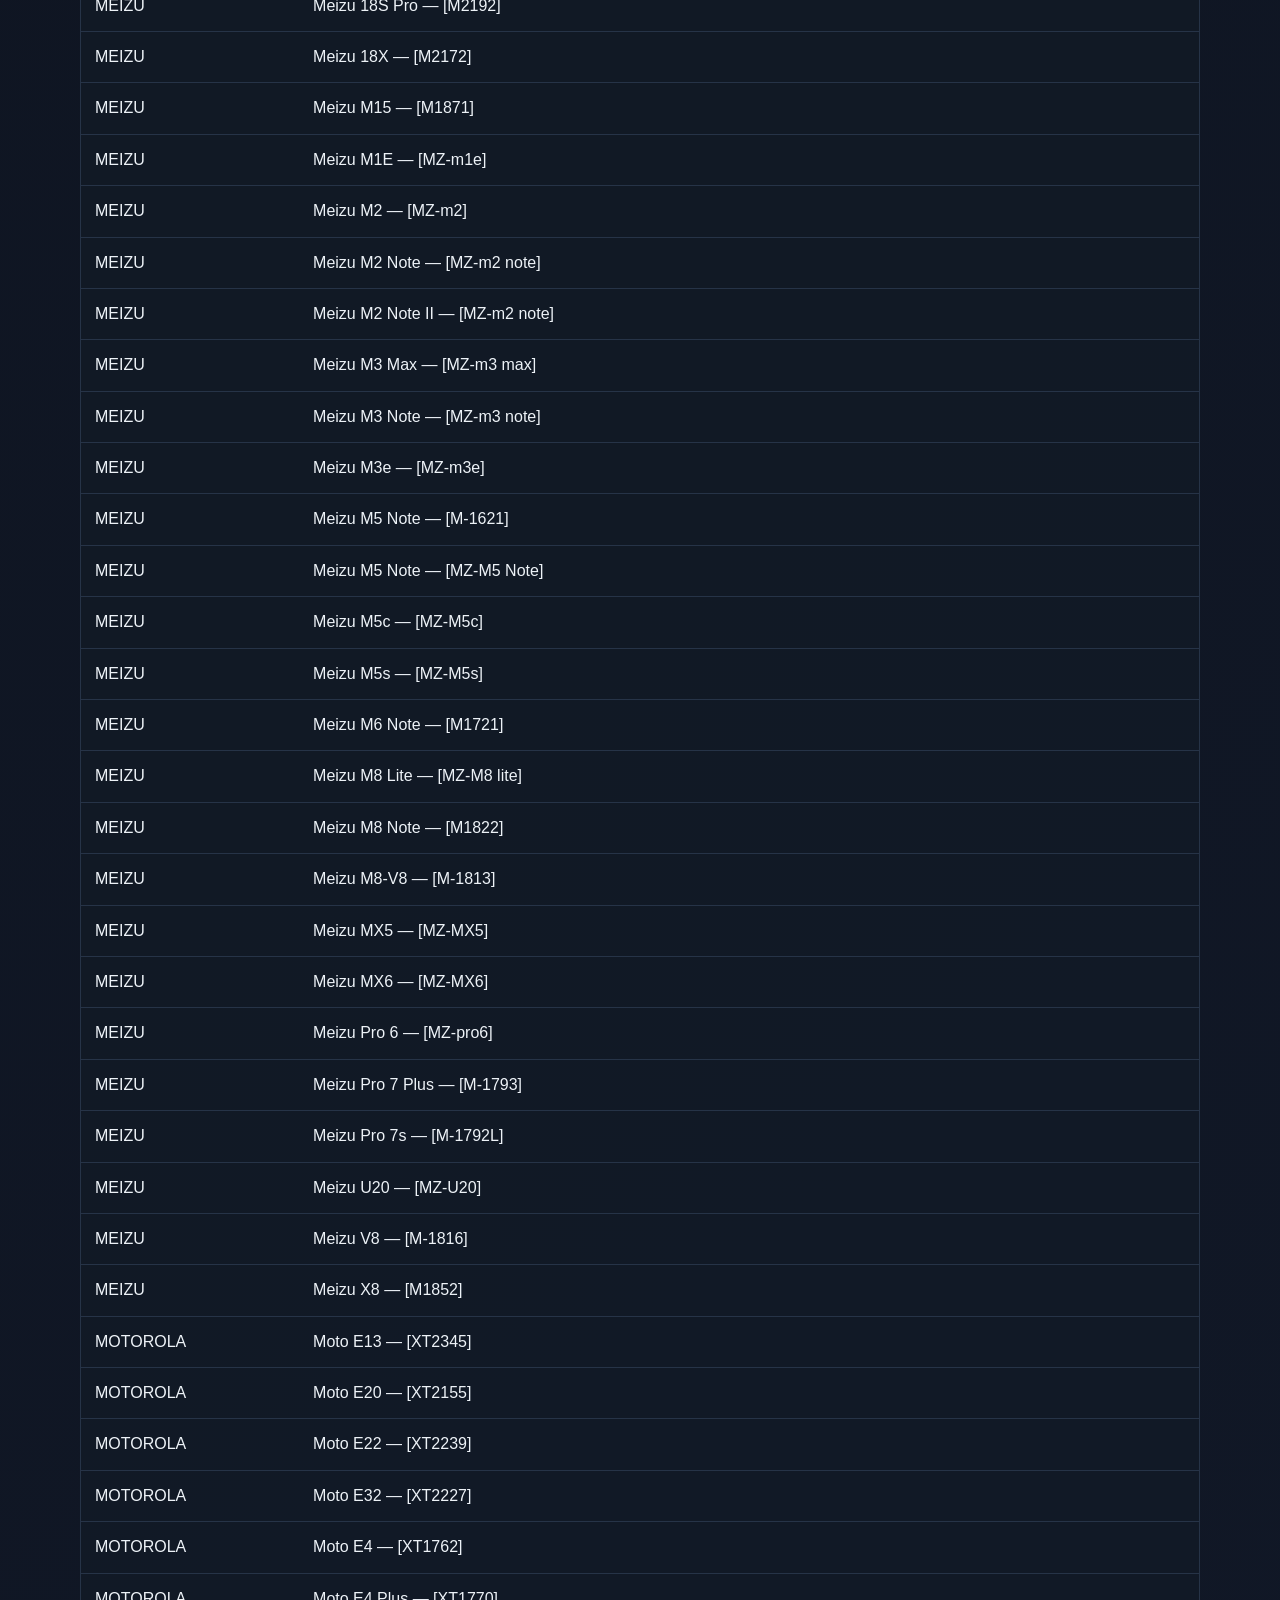
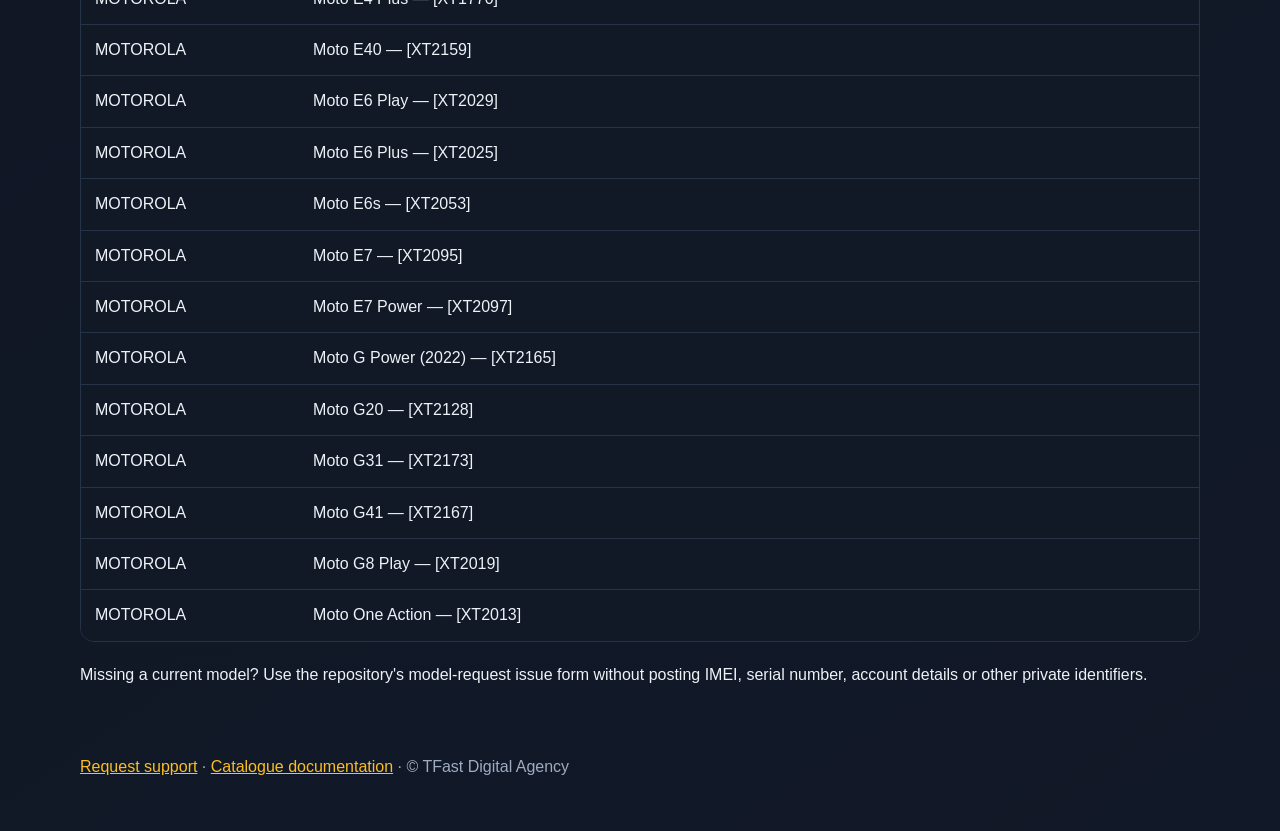
<file: site/models/index.html>
<!doctype html>
<html lang="en">
<head>
  <meta charset="utf-8">
  <meta name="viewport" content="width=device-width,initial-scale=1">
  <title>UnlockTool Offline Supported Brands and Models</title>
  <meta name="description" content="Search 1,072 UnlockTool Offline model catalogue entries across Xiaomi, Samsung, Oppo, Vivo, Tecno, Infinix and other brands.">
  <link rel="canonical" href="https://tfastdigital.github.io/unlocktool-offline/models/">
  <meta property="og:title" content="UnlockTool supported models">
  <link rel="stylesheet" href="../assets/site.css">
  <link rel="stylesheet" href="../assets/catalog.css">
  <script src="../assets/catalog.js" defer></script>
</head>
<body>
  <header><a class="brand" href="../">UnlockTool Offline</a><nav><a href="../features/">Operations</a><a href="../changelog/">Changelog</a><a href="../download/">Download</a></nav></header>
  <main>
    <span class="eyebrow">Version 2026.11.08.0 catalogue</span>
    <h1>Supported-model catalogue</h1>
    <p class="lead">Search <strong data-catalog-total>1,072</strong> entries across 16 brand catalogues.</p>
    <div class="notice"><strong>Important:</strong> catalogue presence does not prove that every operation works on every firmware. Confirm the exact enabled action, payload, compatible loader, driver and connection requirements in the application.</div>
    <section class="catalog-controls" aria-label="Model catalogue filters">
      <label>Search model or code<input type="search" placeholder="Example: SM-A156 or Redmi Note" data-model-search></label>
      <label>Brand<select data-brand-filter><option value="">All brands</option></select></label>
    </section>
    <p data-catalog-summary aria-live="polite">Loading catalogue…</p>
    <div class="table-wrap"><table><thead><tr><th>Brand</th><th>Catalogue entry</th></tr></thead><tbody data-model-results></tbody></table></div>
    <p>Missing a current model? Use the repository's model-request issue form without posting IMEI, serial number, account details or other private identifiers.</p>
  </main>
  <footer><a href="../support/">Request support</a> · <a href="https://github.com/tfastdigital/unlocktool-offline/blob/main/docs/SUPPORTED-MODELS.md">Catalogue documentation</a> · © TFast Digital Agency</footer>
</body>
</html>
</file>
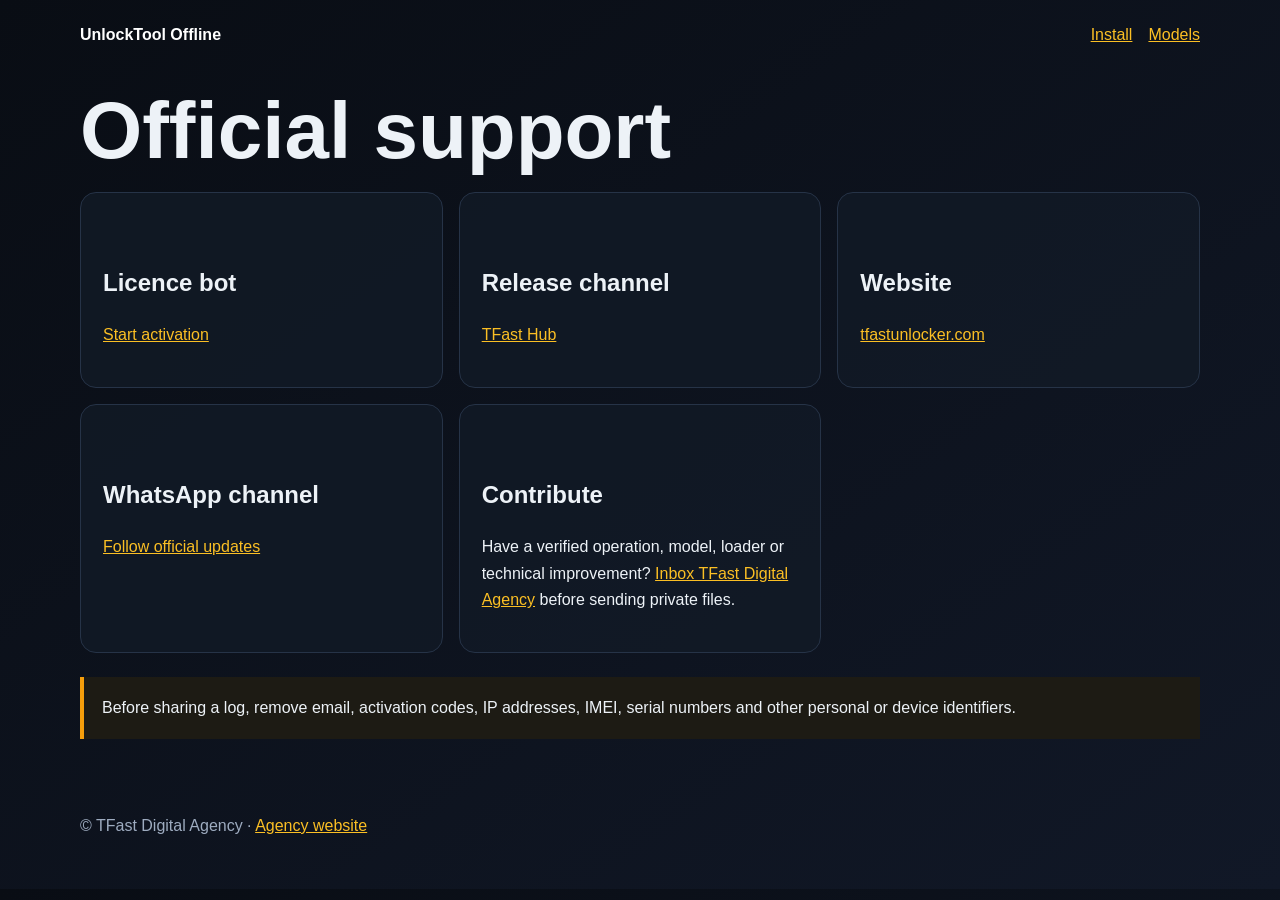
<file: site/support/index.html>
<!doctype html>
<html lang="en">
<head>
  <meta charset="utf-8">
  <meta name="viewport" content="width=device-width,initial-scale=1">
  <title>UnlockTool Offline Support and Licence Help</title>
  <meta name="description" content="Official UnlockTool Offline licence, release, installation and responsible support channels.">
  <link rel="canonical" href="https://tfastdigital.github.io/unlocktool-offline/support/">
  <meta property="og:title" content="UnlockTool Offline support">
  <link rel="stylesheet" href="../assets/site.css">
</head>
<body>
  <header><a class="brand" href="../">UnlockTool Offline</a><nav><a href="../install/">Install</a><a href="../models/">Models</a></nav></header>
  <main>
    <h1>Official support</h1>
    <div class="grid"><article class="card"><h2>Licence bot</h2><p><a href="https://t.me/unlocktoolofflinebot">Start activation</a></p></article><article class="card"><h2>Release channel</h2><p><a href="https://t.me/tfasthub">TFast Hub</a></p></article><article class="card"><h2>Website</h2><p><a href="https://tfastunlocker.com/">tfastunlocker.com</a></p></article><article class="card"><h2>WhatsApp channel</h2><p><a href="https://www.whatsapp.com/channel/0029VaAYznPK5cDIXJa9nW1a">Follow official updates</a></p></article><article class="card"><h2>Contribute</h2><p>Have a verified operation, model, loader or technical improvement? <a href="mailto:info@tfastdigital.com">Inbox TFast Digital Agency</a> before sending private files.</p></article></div>
    <div class="notice">Before sharing a log, remove email, activation codes, IP addresses, IMEI, serial numbers and other personal or device identifiers.</div>
  </main>
  <footer>© TFast Digital Agency · <a href="https://tfastdigital.com/">Agency website</a></footer>
</body>
</html>
</file>
<file: site/assets/site.css>
:root{color-scheme:dark;--bg:#090d14;--panel:#121a27;--text:#edf2f7;--muted:#9eacc0;--brand:#f59e0b;--line:#263347}*{box-sizing:border-box}body{margin:0;background:linear-gradient(145deg,#090d14,#111827);color:var(--text);font-family:Inter,Segoe UI,Arial,sans-serif;line-height:1.65}a{color:#fbbf24}header,main,footer{width:min(1120px,calc(100% - 36px));margin:auto}header{display:flex;justify-content:space-between;align-items:center;padding:22px 0}nav{display:flex;gap:16px;flex-wrap:wrap}.brand{font-weight:900;color:#fff;text-decoration:none}.hero{padding:72px 0 44px}.eyebrow{color:var(--brand);font-weight:800;text-transform:uppercase;letter-spacing:.09em}h1{font-size:clamp(2.3rem,7vw,5rem);line-height:1.02;margin:.25em 0}h2{margin-top:2em}.lead{max-width:760px;color:#cbd5e1;font-size:1.15rem}.buttons{display:flex;gap:12px;flex-wrap:wrap;margin:26px 0}.button{padding:12px 18px;background:var(--brand);color:#111827;border-radius:10px;font-weight:800;text-decoration:none}.button.secondary{background:transparent;color:#fbbf24;border:1px solid #8b5b08}.grid{display:grid;grid-template-columns:repeat(3,1fr);gap:16px}.card{background:rgba(18,26,39,.82);border:1px solid var(--line);border-radius:16px;padding:22px}.notice{border-left:4px solid var(--brand);background:#1d1b14;padding:18px;margin:24px 0}code{color:#fbbf24}footer{color:var(--muted);padding:50px 0}@media(max-width:760px){header{align-items:flex-start;flex-direction:column;gap:14px}.grid{grid-template-columns:1fr}.hero{padding-top:44px}}
</file>
<file: site/assets/catalog.css>
.catalog-controls{display:grid;grid-template-columns:2fr 1fr;gap:16px;margin:24px 0}.catalog-controls label{display:grid;gap:7px;color:var(--muted);font-weight:700}.catalog-controls input,.catalog-controls select{width:100%;padding:12px;border:1px solid var(--line);border-radius:10px;background:var(--panel);color:var(--text);font:inherit}.table-wrap{overflow-x:auto;border:1px solid var(--line);border-radius:14px;margin:20px 0}table{width:100%;border-collapse:collapse;background:rgba(18,26,39,.82)}th,td{text-align:left;padding:12px 14px;border-bottom:1px solid var(--line);vertical-align:top}th{color:#fbbf24;background:#111827;position:sticky;top:0}tbody tr:last-child td{border-bottom:0}.status{display:inline-block;padding:3px 9px;border-radius:999px;font-weight:800;font-size:.86rem;white-space:nowrap}.status.available{background:#153a2b;color:#86efac}.status.conditional{background:#3b3014;color:#fde68a}.status.experimental{background:#392a4d;color:#d8b4fe}.status.limited{background:#491f24;color:#fda4af}@media(max-width:760px){.catalog-controls{grid-template-columns:1fr}th,td{padding:10px}}
</file>
